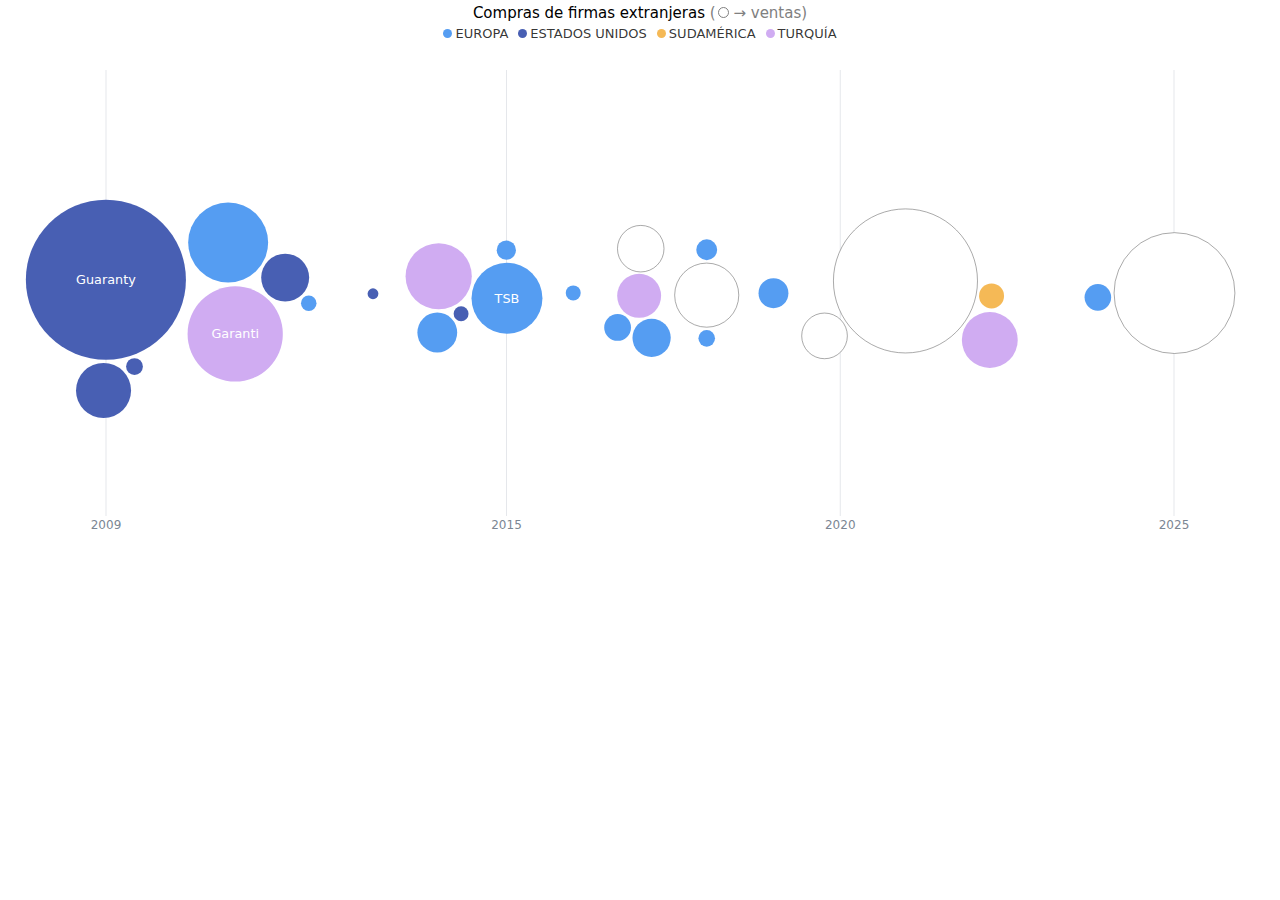
<file: index.html>
<!DOCTYPE html>
<html lang="en">
  <head>
    <meta charset="UTF-8" />
    <link rel="icon" href="data:image/svg+xml,<svg xmlns=%22http://www.w3.org/2000/svg%22 viewBox=%220 0 100 100%22><text y=%22.9em%22 font-size=%2290%22>📈</text></svg>">
    <meta name="viewport" content="width=device-width, initial-scale=1.0" />
    <title>Template | Svelte for Data Visualization</title>
    <script type="module" crossorigin src="docs/assets/index.965f2fed.js"></script>
    <link rel="stylesheet" href="docs/assets/index.d4626b40.css">
  </head>
  <body>
    <div id="app"></div>
    
  </body>
</html>
</file>
<file: docs/assets/index.d4626b40.css>
a,abbr,acronym,address,applet,article,aside,audio,b,big,blockquote,body,canvas,caption,center,cite,code,dd,del,details,dfn,div,dl,dt,em,embed,fieldset,figcaption,figure,footer,form,h1,h2,h3,h4,h5,h6,header,hgroup,html,i,iframe,img,ins,kbd,label,legend,li,mark,menu,nav,object,ol,output,p,pre,q,ruby,s,samp,section,small,span,strike,strong,sub,summary,sup,table,tbody,td,tfoot,th,thead,time,tr,tt,u,ul,var,video{margin:0;padding:0;border:0;font-size:100%;font:inherit;vertical-align:baseline}article,aside,details,figcaption,figure,footer,header,hgroup,menu,nav,section{display:block}body{line-height:1}ol,ul{list-style:none}blockquote,q{quotes:none}blockquote:after,blockquote:before,q:after,q:before{content:"";content:none}table{border-collapse:collapse;border-spacing:0}:root{font-family:Lato,system-ui,-apple-system,Helvetica,Arial,sans-serif;font-size:16px;line-height:24px;font-weight:400;font-synthesis:none;text-rendering:optimizeLegibility;-webkit-font-smoothing:antialiased;-moz-osx-font-smoothing:grayscale;-webkit-text-size-adjust:100%}h1{font-family:Expose,sans-serif}body{padding:6px}.legend.svelte-1xdc989{display:flex;flex-direction:row;justify-content:center;flex-wrap:wrap;column-gap:10px;row-gap:5px;margin-bottom:5px;user-select:none}span.svelte-1xdc989{width:9px;height:9px;display:inline-block;border-radius:50%}p.svelte-1xdc989{font-size:13px;color:#000c;text-transform:uppercase;display:flex;align-items:center;column-gap:3px;transition:opacity .3s ease}.unhovered.svelte-1xdc989{opacity:.3}.tooltip.svelte-pf7984{background-color:#fff;box-shadow:0 2px 8px #0000001a;padding:8px;border-radius:4px;pointer-events:none;transition:top 50ms ease,left 50ms ease;border:1px solid #ddd}.title-row.svelte-pf7984{display:flex;justify-content:space-between;align-items:center;margin-bottom:2px}h1.svelte-pf7984{font-size:.9rem;font-weight:700;color:#222;margin:0;font-family:Lato;padding-right:8px;flex-shrink:1;white-space:nowrap}.region-pill.svelte-pf7984{background-color:#f28b79;color:#fff;padding:2px 8px;border-radius:12px;font-size:12px;font-weight:600;white-space:nowrap;user-select:none;border:1px solid rgba(0,0,0,.15);flex-shrink:0}h2.svelte-pf7984{font-size:.8rem;font-weight:400;font-style:italic}.info.svelte-pf7984{display:flex;justify-content:space-between;column-gap:8px;align-items:center}.score.svelte-pf7984{font-size:.8rem;font-style:italic;color:#444;margin:4px 0 0}.tick text,.axis-title{font-size:12px;font-weight:400;fill:#7b8693;user-select:none}.axos-title{font-size:14px}h2.svelte-6m8z1v{font-size:15px;margin-bottom:6px;font-weight:400;font-style:italic;text-align:center;position:relative}circle.svelte-6m8z1v{transition:stroke .3s ease,opacity .3s ease}.bubble-label.svelte-6m8z1v{font-size:.8em;fill:#fff;pointer-events:none;user-select:none;white-space:pre-line;text-anchor:middle}
</file>
